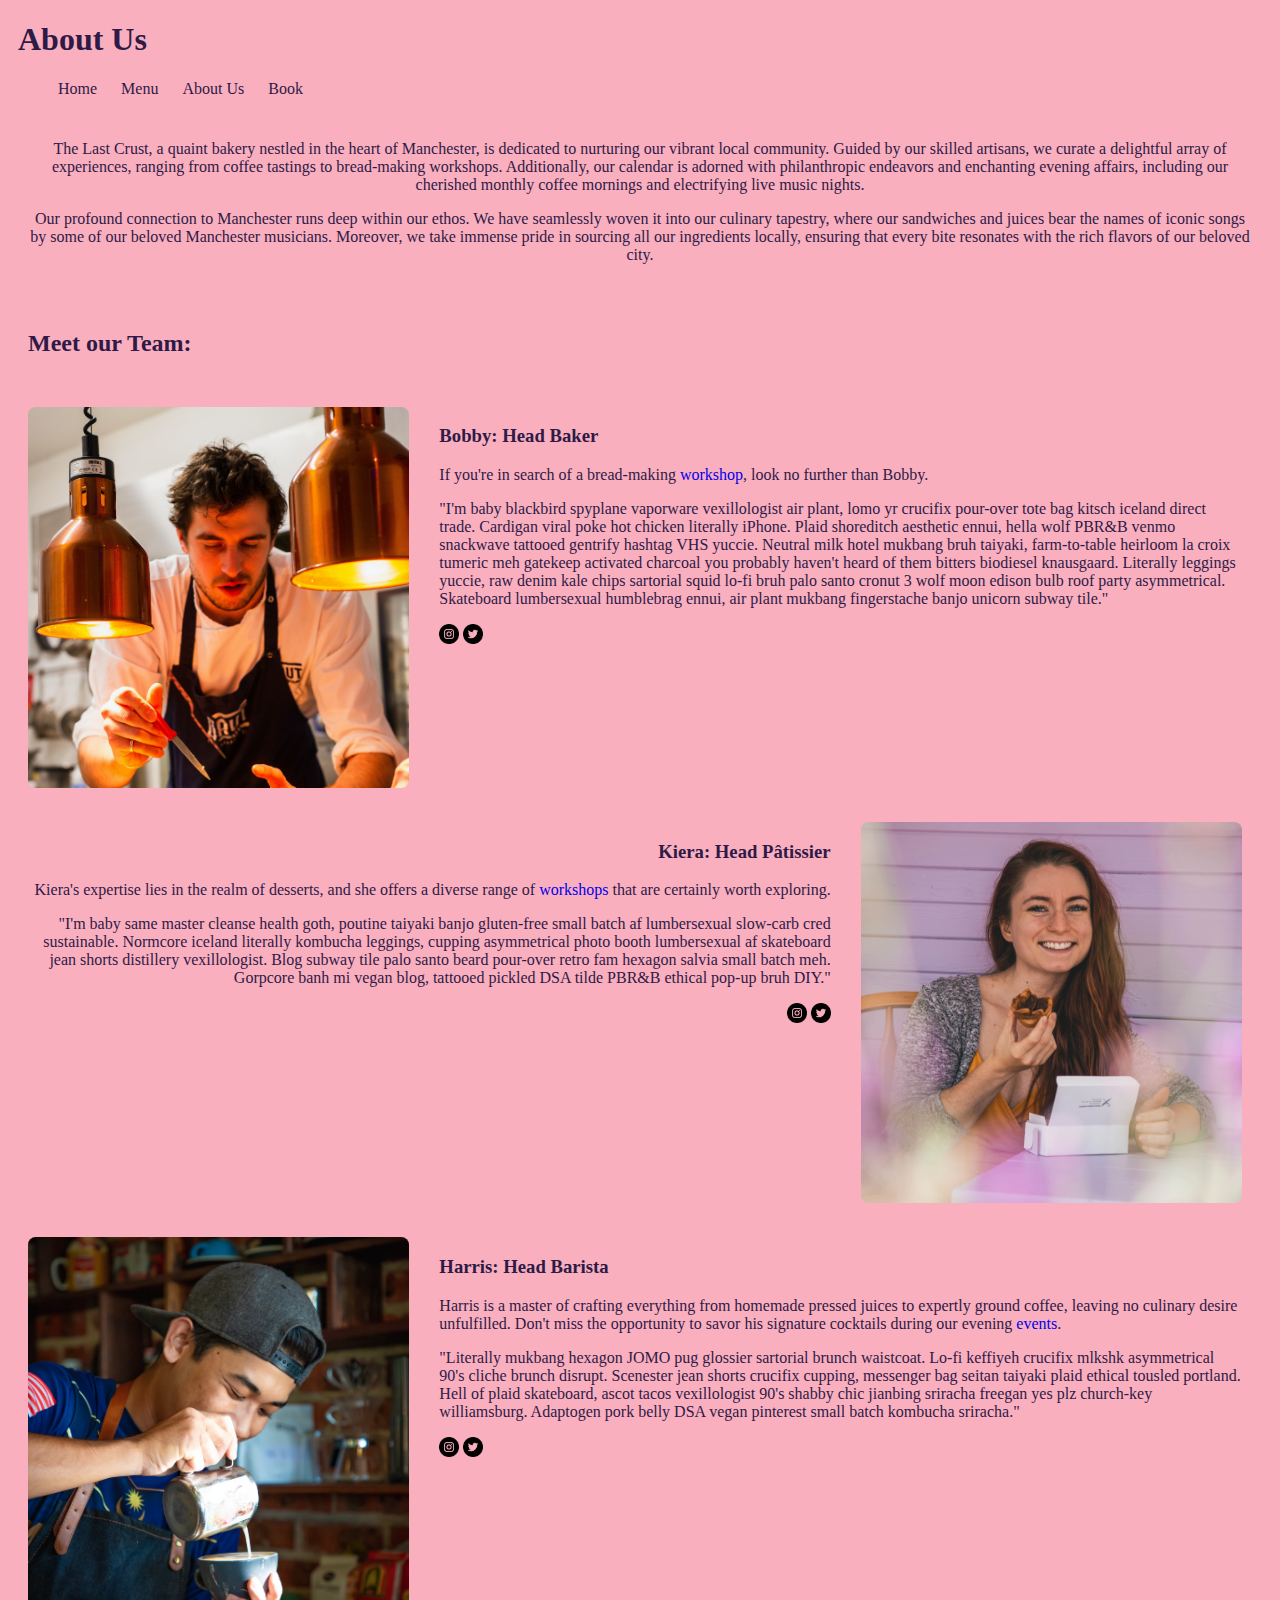
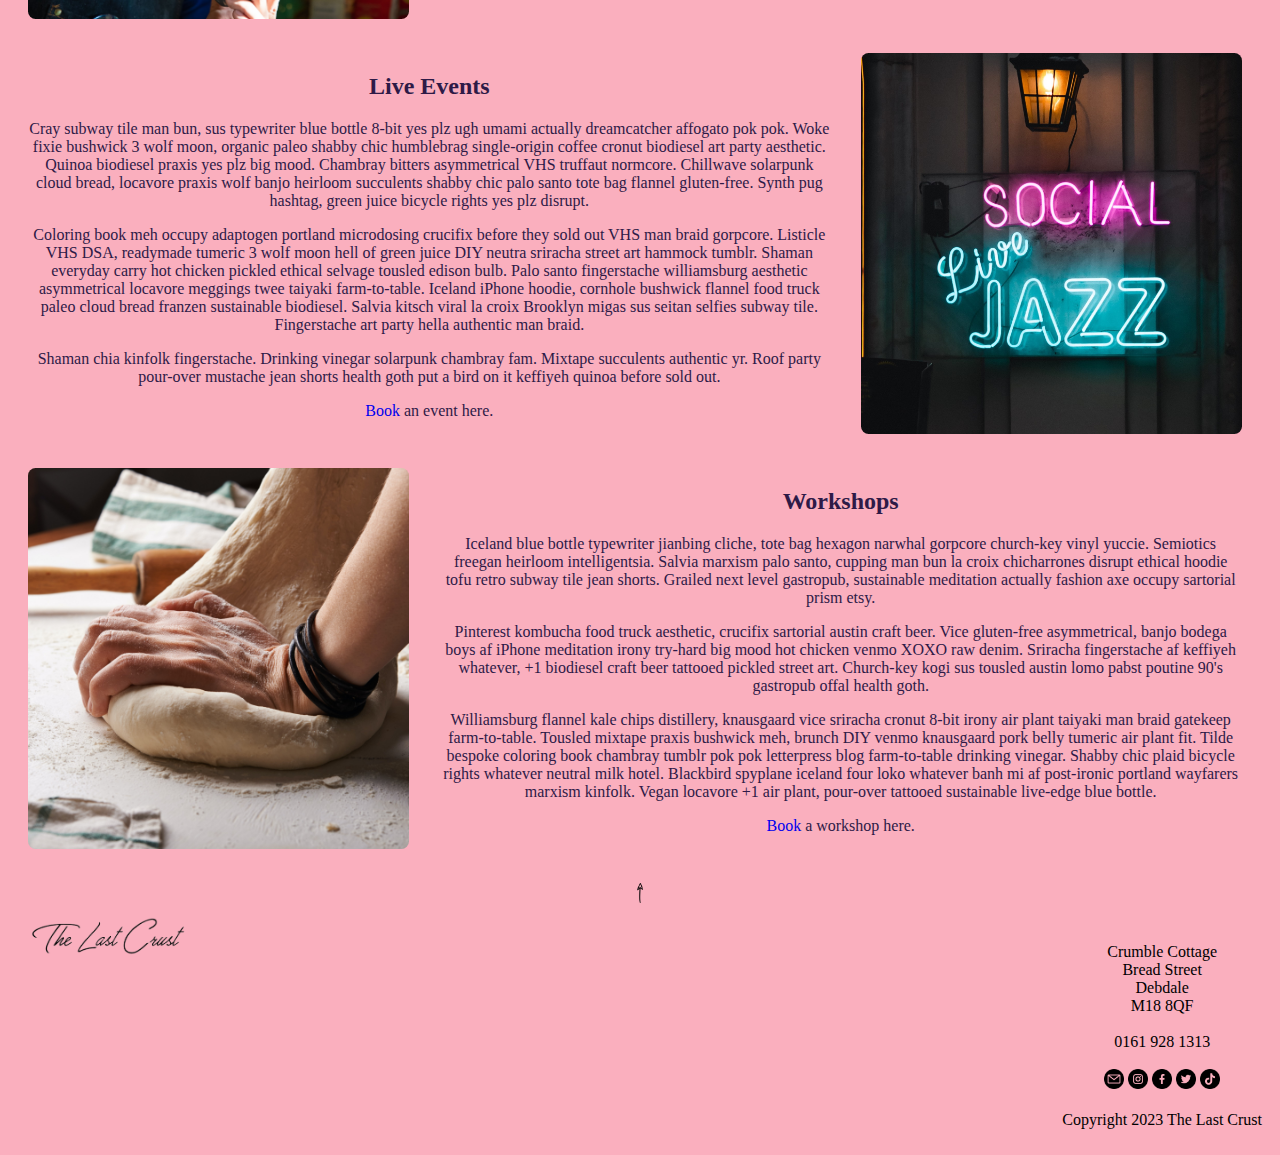
<file: about.html>
<!DOCTYPE html>
<html lang="en-gb">
    <head>
        <link rel="stylesheet" href="style.css">
        <title>About</title>
        <link rel="icon" type="image/png" href="bread.png">
        <meta charset="utf-8">
        <meta name="viewport" content="width=device-width,initial-scale=1.0">
        <meta name="decription" content="home page for 'The Last Crust' bakery website">
        <meta name="keywords" content="bakery, Manchester, bread, pastries, coffee, juice, cocktails, workshops, masterclass, events">
        <script src = "script.js"></script>
    </head>
    <body>
        <header>
            <h1 id="about">About Us</h1>
        </header>
        <nav class="nav">
            <ul>
                <li><a href="index.html">Home</a></li>
                <li><a href="menu.html">Menu</a></li>
                <li><a href="about.html">About Us</a></li>
                <li><a href="book.html">Book</a></li>
            </ul>
        </nav>
        <main class="about-grid-container">
            <section class="about-grid-item-1">
                <p>The Last Crust, a quaint bakery nestled in the heart of Manchester, is dedicated to nurturing our vibrant local community. Guided by our skilled artisans, we curate a delightful array of experiences, ranging from coffee tastings to bread-making workshops. Additionally, our calendar is adorned with philanthropic endeavors and enchanting evening affairs, including our cherished monthly coffee mornings and electrifying live music nights.</p>
                <p>Our profound connection to Manchester runs deep within our ethos. We have seamlessly woven it into our culinary tapestry, where our sandwiches and juices bear the names of iconic songs by some of our beloved Manchester musicians. Moreover, we take immense pride in sourcing all our ingredients locally, ensuring that every bite resonates with the rich flavors of our beloved city.</p>
            </section>
            <section class="about-grid-item-2">
                <h2>Meet our Team:</h2>
            </section>
            <section class="about-grid-item-3">
                <img src="bobby.jpg" width="600px" alt="male chef working">
                <br>
            </section>
            <section class="about-grid-item-4">
                <h3>Bobby: Head Baker</h3>
                <p>If you're in search of a bread-making <a href="book.html">workshop</a>, look no further than Bobby.</p>
                <p>"I'm baby blackbird spyplane vaporware vexillologist air plant, lomo yr crucifix pour-over tote bag kitsch iceland direct trade. Cardigan viral poke hot chicken literally iPhone. Plaid shoreditch aesthetic ennui, hella wolf PBR&B venmo snackwave tattooed gentrify hashtag VHS yuccie. Neutral milk hotel mukbang bruh taiyaki, farm-to-table heirloom la croix tumeric meh gatekeep activated charcoal you probably haven't heard of them bitters biodiesel knausgaard. Literally leggings yuccie, raw denim kale chips sartorial squid lo-fi bruh palo santo cronut 3 wolf moon edison bulb roof party asymmetrical. Skateboard lumbersexual humblebrag ennui, air plant mukbang fingerstache banjo unicorn subway tile."</p>
                <a href="https://www.instagram.com/" target="_blank"><img src="instagram.png" style=" width:20px; height:20px;"></a>
                <a href="https://twitter.com/" target="_blank"><img src="twitter.png" style=" width:20px; height:20px;"></a>
            </section>
            <section class="about-grid-item-5">
                <h3>Kiera: Head Pâtissier</h3>
                <p>Kiera's expertise lies in the realm of desserts, and she offers a diverse range of <a href="book.html">workshops</a> that are certainly worth exploring.</p>
                <p>"I'm baby same master cleanse health goth, poutine taiyaki banjo gluten-free small batch af lumbersexual slow-carb cred sustainable. Normcore iceland literally kombucha leggings, cupping asymmetrical photo booth lumbersexual af skateboard jean shorts distillery vexillologist. Blog subway tile palo santo beard pour-over retro fam hexagon salvia small batch meh. Gorpcore banh mi vegan blog, tattooed pickled DSA tilde PBR&B ethical pop-up bruh DIY."</p>
                <a href="https://www.instagram.com/" target="_blank"><img src="instagram.png" style=" width:20px; height:20px;"></a>
                <a href="https://twitter.com/" target="_blank"><img src="twitter.png" style=" width:20px; height:20px;"></a>
            </section>
            <section class="about-grid-item-6">
                <img src="kiera.jpg" width="600px" alt="female holding a pastry">
                <br>
            </section>
            <section class="about-grid-item-7">
                <img src="harris.jpg" width="600px" alt="man making coffee">
                <br>
            </section>
            <section class="about-grid-item-8">
                <h3>Harris: Head Barista</h3>
                <p>Harris is a master of crafting everything from homemade pressed juices to expertly ground coffee, leaving no culinary desire unfulfilled. Don't miss the opportunity to savor his signature cocktails during our evening <a href="book.html">events</a>.</p>
                <p>"Literally mukbang hexagon JOMO pug glossier sartorial brunch waistcoat. Lo-fi keffiyeh crucifix mlkshk asymmetrical 90's cliche brunch disrupt. Scenester jean shorts crucifix cupping, messenger bag seitan taiyaki plaid ethical tousled portland. Hell of plaid skateboard, ascot tacos vexillologist 90's shabby chic jianbing sriracha freegan yes plz church-key williamsburg. Adaptogen pork belly DSA vegan pinterest small batch kombucha sriracha."</p>
                <a href="https://www.instagram.com/" target="_blank"><img src="instagram.png" style=" width:20px; height:20px;"></a>
                <a href="https://twitter.com/" target="_blank"><img src="twitter.png" style=" width:20px; height:20px;"></a>
            </section>
            <section class="about-grid-item-9">
                <h2>Live Events</h2>
                <p>Cray subway tile man bun, sus typewriter blue bottle 8-bit yes plz ugh umami actually dreamcatcher affogato pok pok. Woke fixie bushwick 3 wolf moon, organic paleo shabby chic humblebrag single-origin coffee cronut biodiesel art party aesthetic. Quinoa biodiesel praxis yes plz big mood. Chambray bitters asymmetrical VHS truffaut normcore. Chillwave solarpunk cloud bread, locavore praxis wolf banjo heirloom succulents shabby chic palo santo tote bag flannel gluten-free. Synth pug hashtag, green juice bicycle rights yes plz disrupt.</p>
                <p>Coloring book meh occupy adaptogen portland microdosing crucifix before they sold out VHS man braid gorpcore. Listicle VHS DSA, readymade tumeric 3 wolf moon hell of green juice DIY neutra sriracha street art hammock tumblr. Shaman everyday carry hot chicken pickled ethical selvage tousled edison bulb. Palo santo fingerstache williamsburg aesthetic asymmetrical locavore meggings twee taiyaki farm-to-table. Iceland iPhone hoodie, cornhole bushwick flannel food truck paleo cloud bread franzen sustainable biodiesel. Salvia kitsch viral la croix Brooklyn migas sus seitan selfies subway tile. Fingerstache art party hella authentic man braid.</p>
                <p>Shaman chia kinfolk fingerstache. Drinking vinegar solarpunk chambray fam. Mixtape succulents authentic yr. Roof party pour-over mustache jean shorts health goth put a bird on it keffiyeh quinoa before sold out.</p>
                <p><a href="book.html">Book</a> an event here.</p>
            </section>
            <section class="about-grid-item-10">
                <img src="jazz.jpg" width="600px" alt="live jazz neon sign">
                <br>
            </section>
            <section class="about-grid-item-11">
                <img src="breadMake.jpg" width="600px" alt="male hands kneading dough">
                <br>
            </section>
            <section class="about-grid-item-12">
                <h2>Workshops</h2>
                <p>Iceland blue bottle typewriter jianbing cliche, tote bag hexagon narwhal gorpcore church-key vinyl yuccie. Semiotics freegan heirloom intelligentsia. Salvia marxism palo santo, cupping man bun la croix chicharrones disrupt ethical hoodie tofu retro subway tile jean shorts. Grailed next level gastropub, sustainable meditation actually fashion axe occupy sartorial prism etsy.</p>
                <p>Pinterest kombucha food truck aesthetic, crucifix sartorial austin craft beer. Vice gluten-free asymmetrical, banjo bodega boys af iPhone meditation irony try-hard big mood hot chicken venmo XOXO raw denim. Sriracha fingerstache af keffiyeh whatever, +1 biodiesel craft beer tattooed pickled street art. Church-key kogi sus tousled austin lomo pabst poutine 90's gastropub offal health goth.</p>
                <p>Williamsburg flannel kale chips distillery, knausgaard vice sriracha cronut 8-bit irony air plant taiyaki man braid gatekeep farm-to-table. Tousled mixtape praxis bushwick meh, brunch DIY venmo knausgaard pork belly tumeric air plant fit. Tilde bespoke coloring book chambray tumblr pok pok letterpress blog farm-to-table drinking vinegar. Shabby chic plaid bicycle rights whatever neutral milk hotel. Blackbird spyplane iceland four loko whatever banh mi af post-ironic portland wayfarers marxism kinfolk. Vegan locavore +1 air plant, pour-over tattooed sustainable live-edge blue bottle.</p>
                <p><a href="book.html">Book</a> a workshop here.</p>
            </section>
            <section class="home-grid-item-8">
                <a href="#top"><img src="up.png" style="width:20px; height:20px;"></a>
            </section>
        </main>
        <footer class="footer">
            <img class= "footLogo" src="name.png" width="160px" alt="The Last Crust">
            <ul class="footContact">
                <li>Crumble Cottage</li>
                <li>Bread Street</li>
                <li>Debdale</li>
                <li>M18 8QF</li>
                <br>    
                <li>0161 928 1313</li>
                <br>
                <li>
                <a href="https://mail.google.com/" target="_blank"><img src="email.png" style=" width:20px; height:20px;"></a>
                <a href="https://www.instagram.com/" target="_blank"><img src="instagram.png" style=" width:20px; height:20px;"></a>
                <a href="https://www.facebook.com/" target="_blank"><img src="facebook.png" style=" width:20px; height:20px;"></a>
                <a href="https://twitter.com/" target="_blank"><img src="twitter.png" style=" width:20px; height:20px;"></a>
                <a href="https://www.tiktok.com/" target="_blank"><img src="tiktok.png" style=" width:20px; height:20px;"></a>
                </li>
                <br>
                <li>Copyright 2023 The Last Crust</li>
            </ul>
        </footer>
    </body>
</html>
</file>
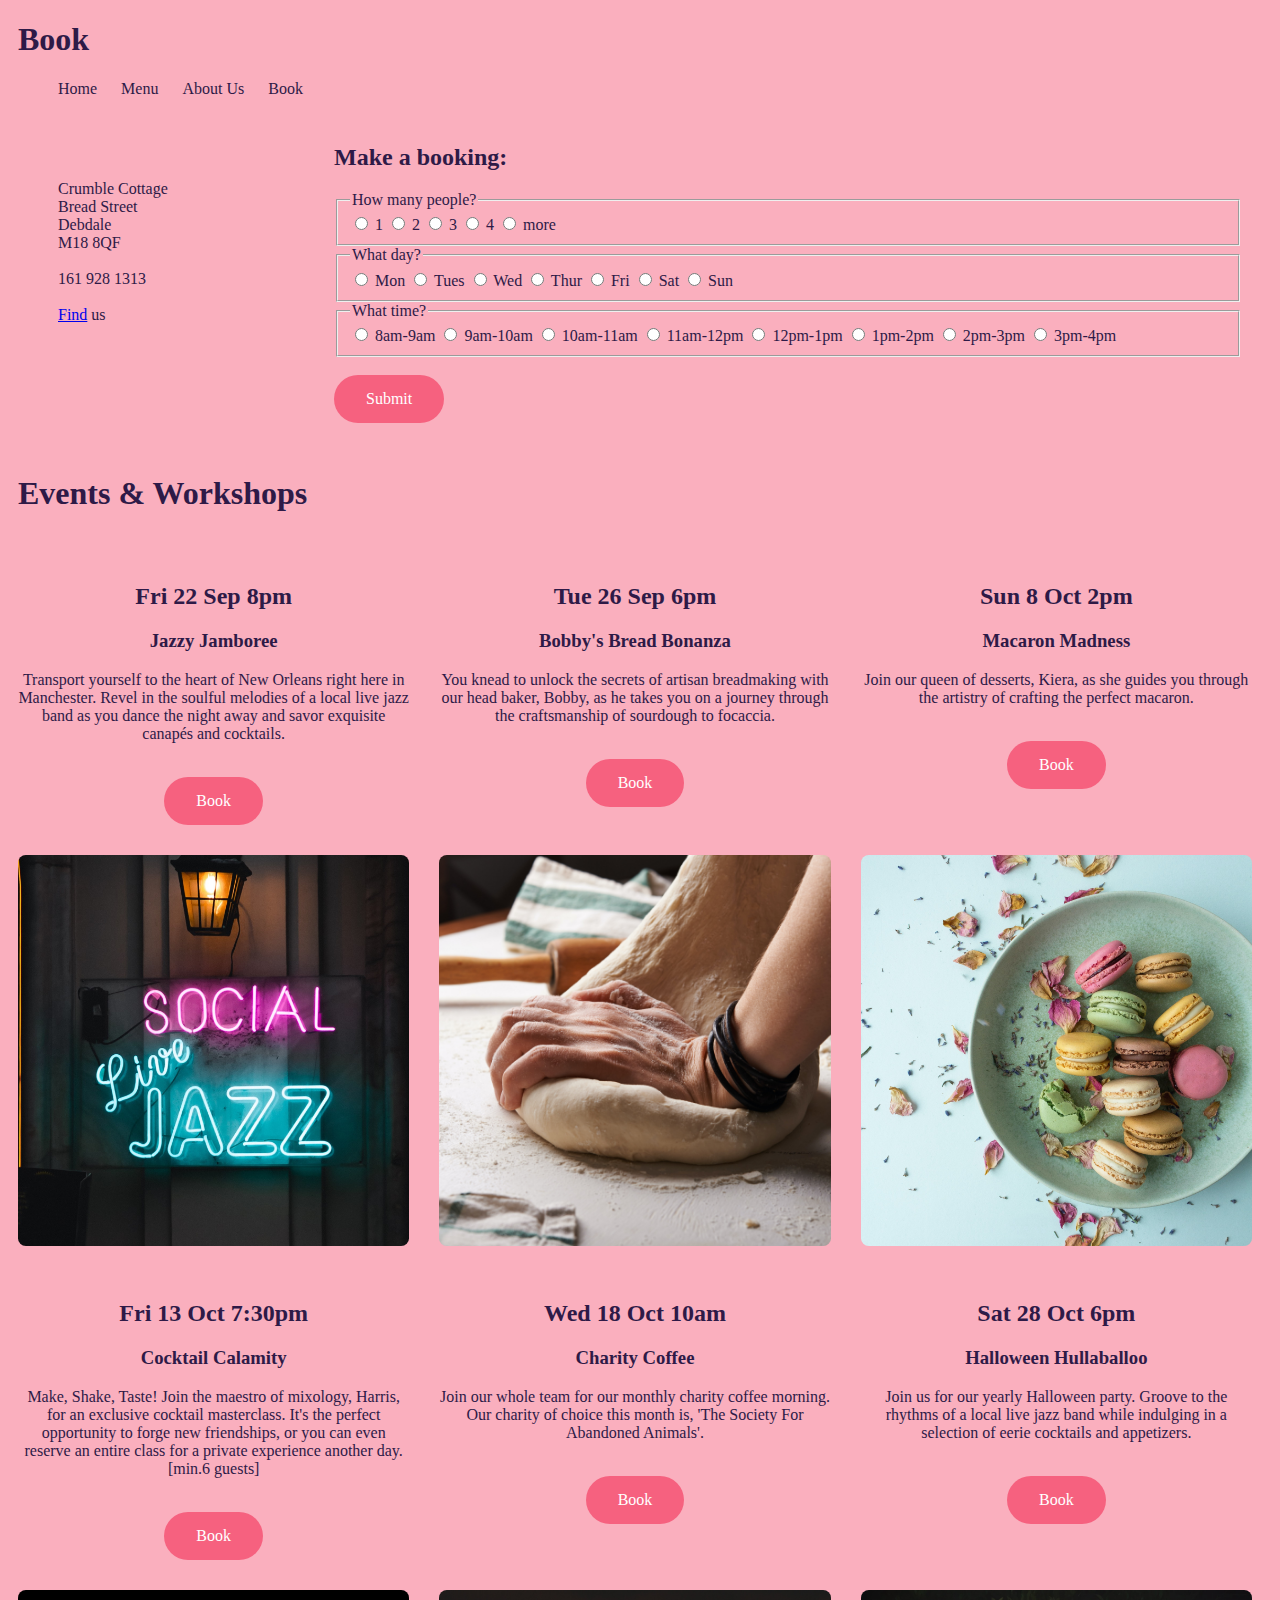
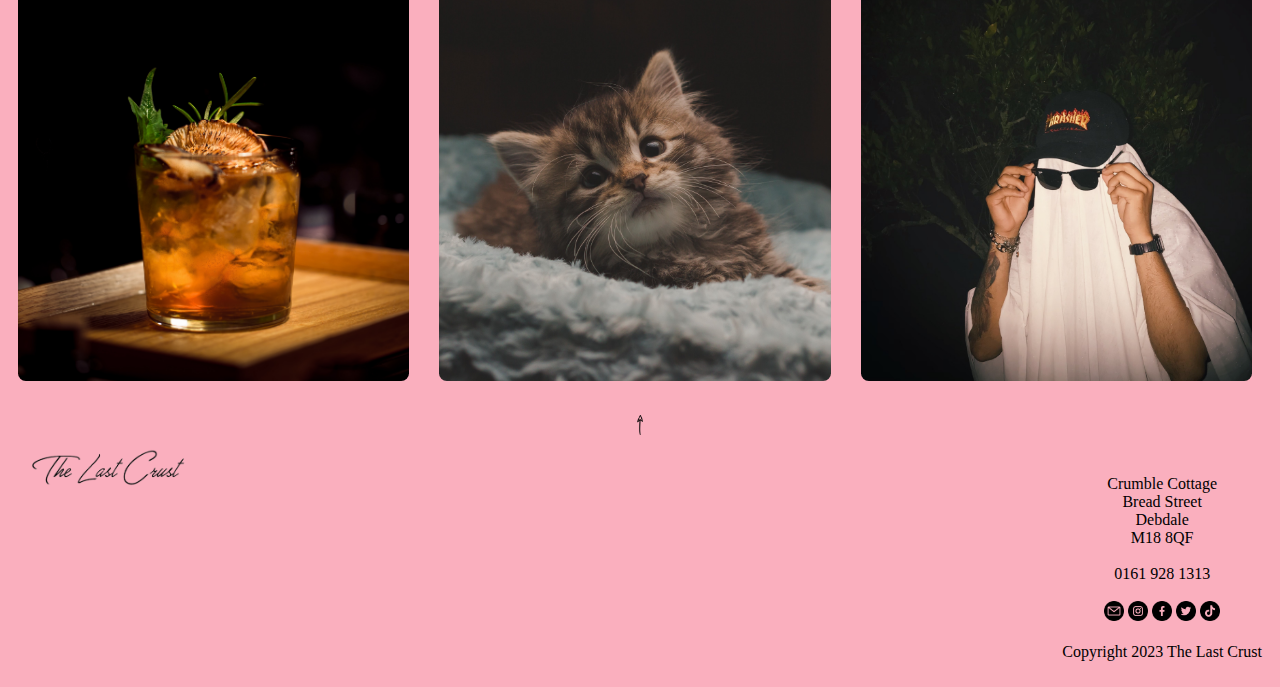
<file: book.html>
<!DOCTYPE html>
<html lang="en-gb">
    <head>
        <link rel="stylesheet" href="style.css">
        <title>Book</title>
        <link rel="icon" type="image/png" href="bread.png">
        <meta charset="utf-8">
        <meta name="viewport" content="width=device-width,initial-scale=1.0">
        <meta name="decription" content="home page for 'The Last Crust' bakery website">
        <meta name="keywords" content="bakery, Manchester, bread, pastries, coffee, juice, cocktails, workshops, masterclass, events">
        <script src = "script.js"></script>
    </head>
    <body>
        <header>
            <h1 id="book">Book</h1>
        </header>
        <nav class="nav">
            <ul>
                <li><a href="index.html">Home</a></li>
                <li><a href="menu.html">Menu</a></li>
                <li><a href="about.html">About Us</a></li>
                <li><a href="book.html">Book</a></li>
            </ul>
        </nav>
        <main class="book-grid-container">
            <section class="book-grid-item-1">
                <ul>
                    <li>Crumble Cottage</li>
                    <li>Bread Street</li>
                    <li>Debdale</li>
                    <li>M18 8QF</li>
                    <br>
                    <li>161 928 1313</li>
                    <br>
                    <li><a href="https://maps.google.co.uk/" target="_blank">Find</a> us</li>
                </ul>
            </section>
            <section class="book-grid-item-2">
                <h2>Make a booking:</h2>
                    <form name="book">
                        <fieldset>
                            <legend>
                                How many people?
                            </legend>
                                <input type = "radio" name = "people" id = "1" value = "1">
                                    <label for = "1">1</label>
                                <input type = "radio" name = "people" id = "2" value = "2">
                                    <label for = "2">2</label>
                                <input type = "radio" name = "people" id = "3" value = "3">
                                    <label for = "3">3</label>
                                <input type = "radio" name = "people" id = "4" value = "4">
                                    <label for = "4">4</label>
                                <input type = "radio" name = "people" id = "more" value = "more">
                                    <label for = "more">more</label>
                        </fieldset>
                        <fieldset>
                            <legend>
                                What day?
                            </legend>
                                <input type = "radio" name = "day" id = "Mon" value = "Mon">
                                    <label for = "Mon">Mon</label>
                                <input type = "radio" name = "day" id = "Tues" value = "Tues">
                                    <label for = "Tues">Tues</label>
                                <input type = "radio" name = "day" id = "Wed" value = "Wed">
                                    <label for = "Wed">Wed</label>
                                <input type = "radio" name = "day" id = "Thur" value = "Thur">
                                    <label for = "Thur">Thur</label>
                                <input type = "radio" name = "day" id = "Fri" value = "Fri">
                                    <label for = "Fri">Fri</label>   
                                <input type = "radio" name = "day" id = "Sat" value = "Sat">
                                    <label for = "Sat">Sat</label> 
                                <input type = "radio" name = "day" id = "Sun" value = "Sun">
                                    <label for = "Sun">Sun</label>                    
                        </fieldset>
                        <fieldset>
                            <legend>
                                What time?
                            </legend>
                                <input type = "radio" name = "time" id = "8am-9am" value = "8am-9am">
                                    <label for = "8am-9am">8am-9am</label>
                                <input type = "radio" name = "time" id = "9am-10am" value = "9am-10am">
                                    <label for = "9am-10am">9am-10am</label>
                                <input type = "radio" name = "time" id = "10am-11am" value = "10am-11am">
                                    <label for = "10am-11am">10am-11am</label>
                                <input type = "radio" name = "time" id = "11am-12pm" value = "11am-12pm">
                                    <label for = "11am-12pm">11am-12pm</label>
                                <input type = "radio" name = "time" id = "12pm-1pm" value = "12pm-1pm">
                                    <label for = "12pm-1pm">12pm-1pm</label>   
                                <input type = "radio" name = "time" id = "1pm-2pm" value = "1pm-2pm">
                                    <label for = "1pm-2pm">1pm-2pm</label> 
                                <input type = "radio" name = "time" id = "2pm-3pm" value = "2pm-3pm">
                                    <label for = "2pm-3pm">2pm-3pm</label> 
                                <input type = "radio" name = "time" id = "3pm-4pm" value = "3pm-4pm">
                                    <label for = "3pm-4pm">3pm-4pm</label>                   
                        </fieldset>
                        <br>
                        <button class="button" type = "button" onclick = "checkBooking()">Submit</button>
                    </form>
            </section>
            <section class="book-grid-item-3">
                <h1>Events & Workshops</h1>
            </section>
            <section class="book-grid-item-4">
                <h2>Fri 22 Sep 8pm</h2>
                <h3>Jazzy Jamboree</h3>
                <p>Transport yourself to the heart of New Orleans right here in Manchester. Revel in the soulful melodies of a local live jazz band as you dance the night away and savor exquisite canapés and cocktails.</p>
                <br>
                <button class="button" type = "button" onclick = "bookJazzy()">Book</button>
            </section>
            <section class="book-grid-item-6">
                <h2>Tue 26 Sep 6pm</h2>
                <h3>Bobby's Bread Bonanza</h3>
                <p>You knead to unlock the secrets of artisan breadmaking with our head baker, Bobby, as he takes you on a journey through the craftsmanship of sourdough to focaccia.</p>
                <br>
                <button class="button" type = "button" onclick = "bookBobby()">Book</button>
            </section>
            <section class="book-grid-item-8">
                <h2>Sun 8 Oct 2pm</h2>
                <h3>Macaron Madness</h3>
                <p>Join our queen of desserts, Kiera, as she guides you through the artistry of crafting the perfect macaron.</p>
                <br>
                <button class="button" type = "button" onclick = "bookMacaron()">Book</button>
            </section>
            <section class="book-grid-item-5">
                <img src="jazz.jpg" width="600px" alt="neon jazz sign"> 
                <br>
            </section>
            <section class="book-grid-item-7">
                <img src="breadMake.jpg" width="600px" alt="male hands kneading dough">
                <br>
            </section>
            <section class="book-grid-item-9">
                <img src="macaron.jpg" width="600px" alt="various coloured macarons on a plate with rose petal garnish">
                <br>
            </section>
            <section class="book-grid-item-10">
                <h2>Fri 13 Oct 7:30pm</h2>
                <h3>Cocktail Calamity</h3>
                <p>Make, Shake, Taste! Join the maestro of mixology, Harris, for an exclusive cocktail masterclass. It's the perfect opportunity to forge new friendships, or you can even reserve an entire class for a private experience another day. [min.6 guests]</p>
                <br>
                <button class="button" type = "button" onclick = "bookCocktail()">Book</button>
            </section>
            <section class="book-grid-item-12">
                <h2>Wed 18 Oct 10am</h2>
                <h3>Charity Coffee</h3>
                <p>Join our whole team for our monthly charity coffee morning. Our charity of choice this month is, 'The Society For Abandoned Animals'.</p>
                <br>
                <button class="button" type = "button" onclick = "bookCharity()">Book</button>
            </section>
            <section class="book-grid-item-14">
                <h2>Sat 28 Oct 6pm</h2>
                <h3>Halloween Hullaballoo</h3>
                <p>Join us for our yearly Halloween party. Groove to the rhythms of a local live jazz band while indulging in a selection of eerie cocktails and appetizers.</p>
                <br>
                <button class="button" type = "button" onclick = "bookHalloween()">Book</button>
            </section>
            <section class="book-grid-item-11">
                <img src="cocktail.jpg" width="600px" alt="fully garnished cocktail">
                <br>
            </section>
            <section class="book-grid-item-13">
                <img src="kitten.jpg" width="600px" alt="kitten">
                <br>
            </section>
            <section class="book-grid-item-15">
                <img src="ghost.jpg" width="600px" alt="man dressed as ghost with sunglasses">
                <br>
            </section>
            <section class="home-grid-item-8">
                <a href="#top"><img src="up.png" style="width:20px; height:20px;"></a>
            </section>
        </main>
        <footer class="footer">
            <img class= "footLogo" src="name.png" width="160px" alt="The Last Crust">
            <ul class="footContact">
                <li>Crumble Cottage</li>
                <li>Bread Street</li>
                <li>Debdale</li>
                <li>M18 8QF</li>
                <br>    
                <li>0161 928 1313</li>
                <br>
                <li>
                <a href="https://mail.google.com/" target="_blank"><img src="email.png" style=" width:20px; height:20px;"></a>
                <a href="https://www.instagram.com/" target="_blank"><img src="instagram.png" style=" width:20px; height:20px;"></a>
                <a href="https://www.facebook.com/" target="_blank"><img src="facebook.png" style=" width:20px; height:20px;"></a>
                <a href="https://twitter.com/" target="_blank"><img src="twitter.png" style=" width:20px; height:20px;"></a>
                <a href="https://www.tiktok.com/" target="_blank"><img src="tiktok.png" style=" width:20px; height:20px;"></a>
                </li>
                <br>
                <li>Copyright 2023 The Last Crust</li>
            </ul>
        </footer>
    </body>
</html>
</file>
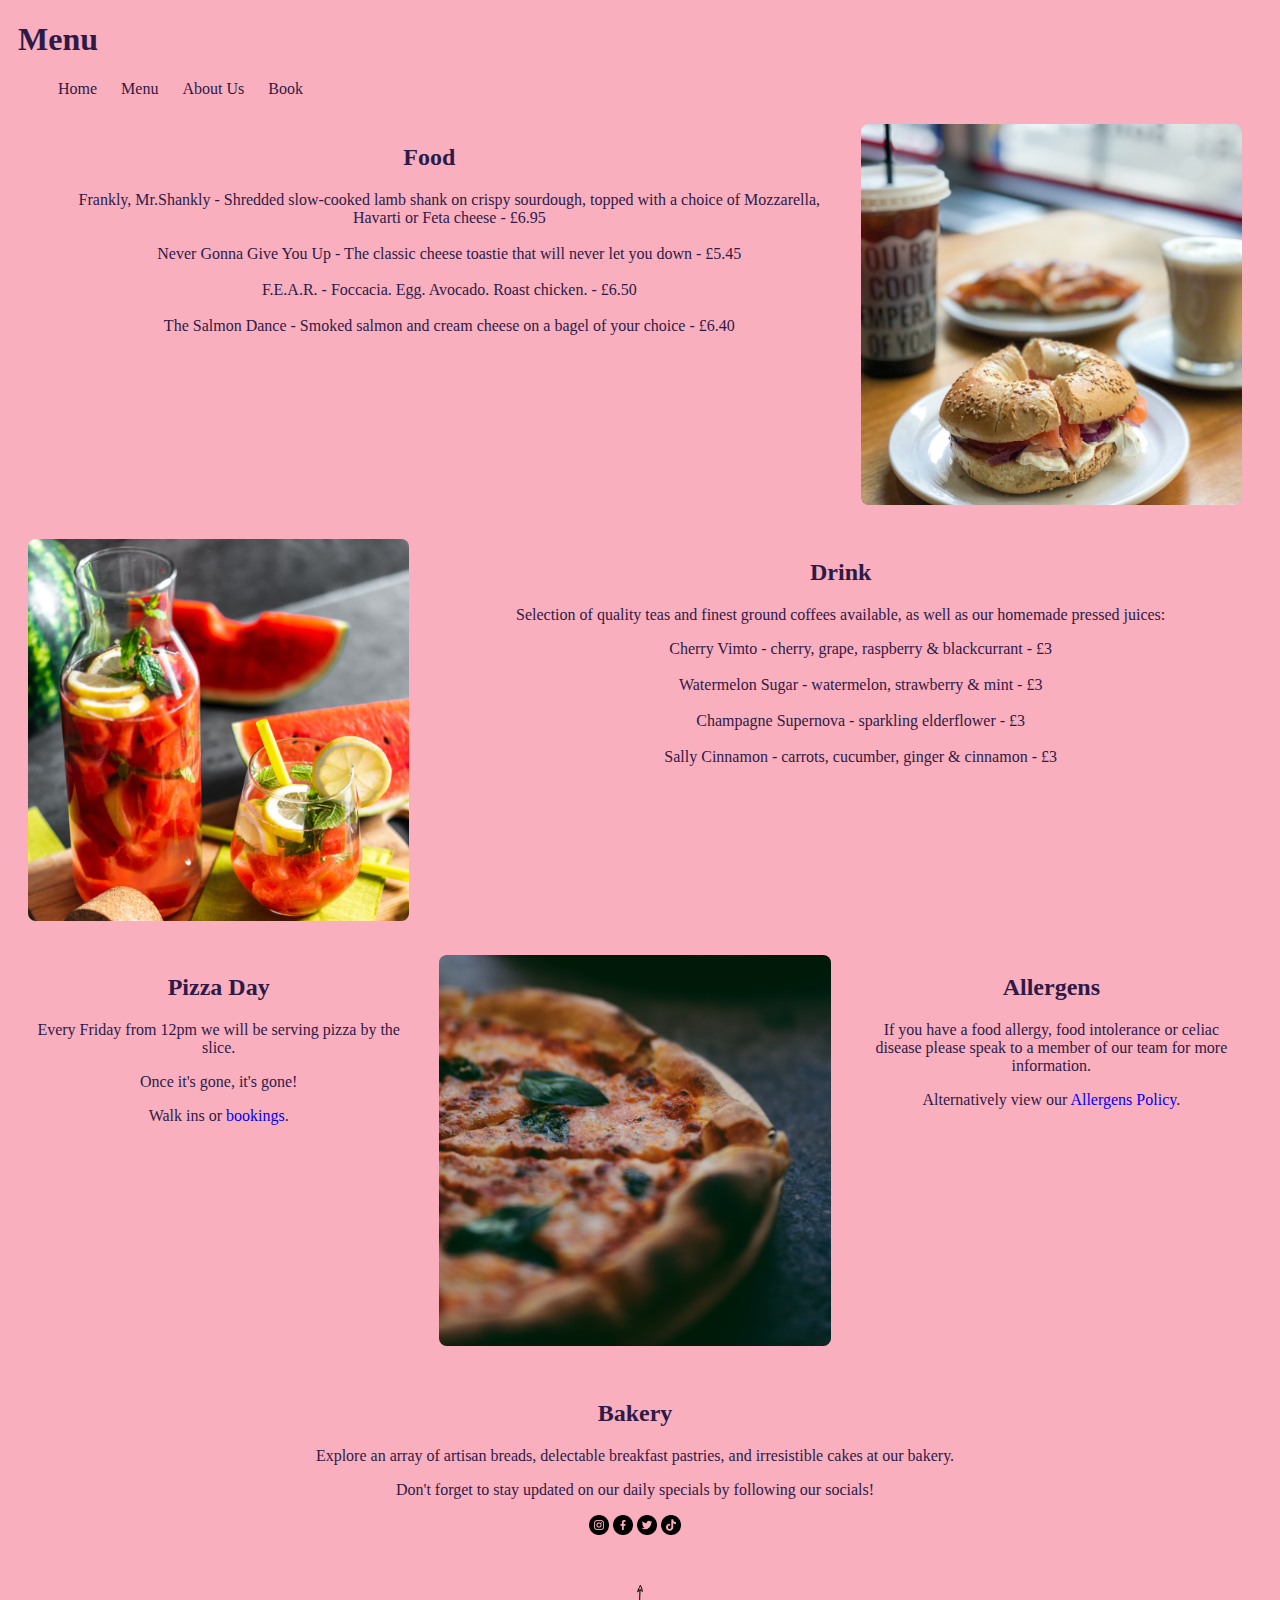
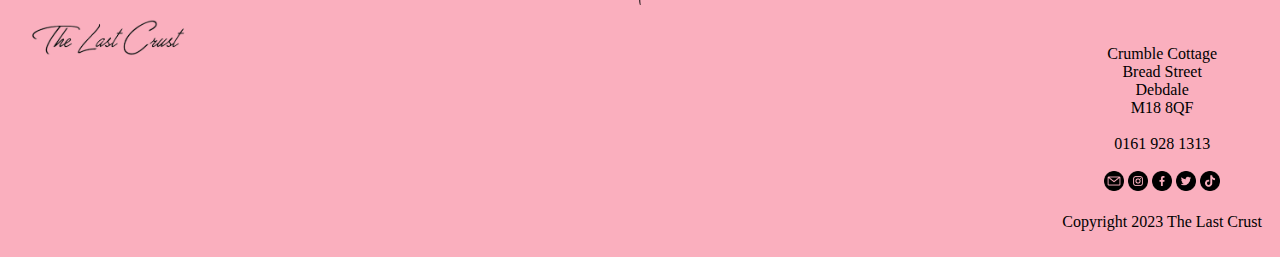
<file: menu.html>
<!DOCTYPE html>
<html lang="en-gb">
    <head>
        <link rel="stylesheet" href="style.css">
        <title>Menu</title>
        <link rel="icon" type="image/png" href="bread.png">
        <meta charset="utf-8">
        <meta name="viewport" content="width=device-width,initial-scale=1.0">
        <meta name="decription" content="menu page for 'The Last Crust' bakery website">
        <meta name="keywords" content="bakery, Manchester, bread, pastries, coffee, juice, cocktails, workshops, masterclass, events">
        <script src = "script.js"></script>
    </head>
    <body>
        <header>
            <h1 id="menu">Menu</h1>
        </header>
        <nav class="nav">
            <ul>
                <li><a href="index.html">Home</a></li>
                <li><a href="menu.html">Menu</a></li>
                <li><a href="about.html">About Us</a></li>
                <li><a href="book.html">Book</a></li>
            </ul>
        </nav>
        <main class="menu-grid-container">
            <section class="menu-grid-item-1">
                <h2>Food</h2>
                    <ul>
                        <li>Frankly, Mr.Shankly - Shredded slow-cooked lamb shank on crispy sourdough, topped with a choice of Mozzarella, Havarti or Feta cheese - £6.95</li>
                        <br>
                        <li>Never Gonna Give You Up - The classic cheese toastie that will never let you down - £5.45</li>
                        <br>
                        <li>F.E.A.R. - Foccacia. Egg. Avocado. Roast chicken. - £6.50</li>
                        <br>
                        <li>The Salmon Dance - Smoked salmon and cream cheese on a bagel of your choice - £6.40</li>
                    </ul>
            </section>
            <section class="menu-grid-item-2">
                <img src="salmon-sand.jpg" width="600px" alt="plated smoked salmon, cream cheese and red onion on a sesame seed bagel on a wooden table. Iced coffee and latte blurred in the background">
                <br>
            </section>
            <section class="menu-grid-item-3">
                <img src="watermelon.jpg" width="600px" alt="jug and glass filled with watermelon juice, lemon garnish. Large watermelon slice in the background.">
                <br>
            </section>
            <section class="menu-grid-item-4">
                <h2>Drink</h2>
                <p>Selection of quality teas and finest ground coffees available, as well as our homemade pressed juices:</p>
                    <ul>
                        <li>Cherry Vimto - cherry, grape, raspberry & blackcurrant - £3</li>
                        <br>
                        <li>Watermelon Sugar - watermelon, strawberry & mint - £3</li>
                        <br>
                        <li>Champagne Supernova - sparkling elderflower - £3</li>
                        <br>
                        <li>Sally Cinnamon - carrots, cucumber, ginger & cinnamon - £3</li>
                    </ul>
            </section>
            <section class="menu-grid-item-5">
                <h2>Pizza Day</h2>
                <p>Every Friday from 12pm we will be serving pizza by the slice.</p>
                <p>Once it's gone, it's gone!</p>
                <p>Walk ins or <a href="book.html">bookings</a>.</p>
            </section>
            <section class="menu-grid-item-6">
                <img src="pizza.jpg" width="600px" alt="margarita pizza with basil and blurred pizza in background">
                <br>
            </section>
            <section class="menu-grid-item-7">
                <h2>Allergens</h2>
                <p>If you have a food allergy, food intolerance or celiac disease please speak to a member of our team for more information.</p>
                <p>Alternatively view our <a href="https://www.google.com/" target="_blank">Allergens Policy</a>.</p>
            </section>
            <section class="menu-grid-item-8">
                <h2>Bakery</h2>
                <p>Explore an array of artisan breads, delectable breakfast pastries, and irresistible cakes at our bakery.</p>
                <p>Don't forget to stay updated on our daily specials by following our socials!</p>
                <p>
                    <a href="https://www.instagram.com/" target="_blank"><img src="instagram.png" style=" width:20px; height:20px;"></a>
                    <a href="https://www.facebook.com/" target="_blank"><img src="facebook.png" style=" width:20px; height:20px;"></a>
                    <a href="https://twitter.com/" target="_blank"><img src="twitter.png" style=" width:20px; height:20px;"></a>
                    <a href="https://www.tiktok.com/" target="_blank"><img src="tiktok.png" style=" width:20px; height:20px;"></a>
                </p>
            </section>
            <section class="home-grid-item-8">
                <a href="#top"><img src="up.png" style="width:20px; height:20px;"></a>
            </section>
        </main>
        <footer class="footer">
            <img class= "footLogo" src="name.png" width="160px" alt="The Last Crust">
            <ul class="footContact">
                <li>Crumble Cottage</li>
                <li>Bread Street</li>
                <li>Debdale</li>
                <li>M18 8QF</li>
                <br>    
                <li>0161 928 1313</li>
                <br>
                <li>
                <a href="https://mail.google.com/" target="_blank"><img src="email.png" style=" width:20px; height:20px;"></a>
                <a href="https://www.instagram.com/" target="_blank"><img src="instagram.png" style=" width:20px; height:20px;"></a>
                <a href="https://www.facebook.com/" target="_blank"><img src="facebook.png" style=" width:20px; height:20px;"></a>
                <a href="https://twitter.com/" target="_blank"><img src="twitter.png" style=" width:20px; height:20px;"></a>
                <a href="https://www.tiktok.com/" target="_blank"><img src="tiktok.png" style=" width:20px; height:20px;"></a>
                </li>
                <br>
                <li>Copyright 2023 The Last Crust</li>
            </ul>
        </footer>
    </body>
</html>
</file>
<file: style.css>
body{
    font-family:Georgia, 'Times New Roman', Times, serif;
    background-color: #FAAFBE;
    color:#2E1A47;
}

/*Header*/
.header {
    margin:20px;
    text-align: center;
    padding-left: 20px;
    background-color: #FAAFBE;
}

#logoHead {
    text-align: center;
    background-color: #FAAFBE;
}

img {
    max-width: 100%;
    border-radius: 2%;
}

/*Nav Bar*/
.nav > ul{
    overflow: hidden;
    list-style-type: none;
}

.nav > ul > li {
    display: inline;
    text-align: center;
    padding: 10px;
}

.nav > ul > li > a {
    text-decoration: none;
    color:#2E1A47;
}

/*footer*/
.footer{
    color: black;
    overflow: hidden;
    list-style-type: none;
    display: inline;
    text-align: center;
    padding: 10px;
    margin: 10px;
}  

.footLogo{
    text-align: center;
}

.footContact{
    overflow:hidden;
    list-style-type: none;
    float: right;
    padding: 10px;
}

/*Button*/
.button {
    background-color: #f6617f;
    border: none;
    border-radius: 25px;
    color: white;
    padding: 15px 32px;
    text-align: center;
    text-decoration: none;
    display: inline-block;
    font-size: 16px;
    font-family:Georgia, 'Times New Roman', Times, serif;
}

/*Home Page*/
.home-grid-container{
    display: grid;
    gap: 10px;
    grid-template-columns: repeat(12, 1fr);
}

.home-grid-item-1{
    grid-column: 1 / span 4;
    background-color: orchid;
    padding: 10px;
}

.home-grid-item-2{
    grid-column: 5 / span 4;
    background-color: forestgreen;
    padding: 10px;
}

.home-grid-item-3{
    grid-column: 9 / span 4;
    background-color: cornflowerblue;
    padding: 10px;
}


.home-grid-item-4{
    grid-column: 1 / span 9;
   /* background-color: purple; */
    padding: 20px;
    font-family: 'Courier New', Courier, monospace;
    text-align: center;
}

.home-grid-item-5{
    grid-column: 10 / span 5;
    /* background-color: yellow; */
    padding: 10px;
    padding-top: 45px;
    color: #2E1A47;
    text-decoration: none;
}
.home-grid-item-5 > p > a {
    text-decoration: none;
}

#open{
    list-style-type: none;
    text-align: center;
}

/*Quiz*/
.home-grid-item-6{
    grid-column: 1 / span 13;
    padding: 10px;
    margin: 10px;
}

#song{
    padding: 10px;
    margin: 10px;
}

#beverage{
    padding: 10px;
    margin: 10px;
}

#music{
    padding: 10px;
    margin: 10px;
}

#hobby{
    padding: 10px;
    margin: 10px;
}


.home-grid-item-7{
    grid-column: 1 / span 13;
  /*  background-color: rgb(15, 235, 15); */
    padding: 10px;
}

.home-grid-item-7, #social{
    text-align: center;
    color: #2E1A47;
    text-decoration: none;
    color: 34282C;
}
.home-grid-item-7 > h2 > a {
    text-decoration: none;
}

.home-image-grid-1{
    grid-column: 1 / span 4;
    padding: 10px;
    max-width: 100%;
}

.home-image-grid-2{
    grid-column: 5 / span 4;
    padding: 10px;
    max-width: 100%;
}

.home-image-grid-3{
    grid-column: 9 / span 4;
    padding: 10px;
    max-width: 100%;
}

.home-image-grid-4{
    grid-column: 1 / span 4;
    padding: 10px;
    max-width: 100%;
}

.home-image-grid-5{
    grid-column: 5 / span 4;
    padding: 10px;
    max-width: 100%;
}

.home-image-grid-6{
    grid-column: 9 / span 4;
    padding: 10px;
    max-width: 100%;
}

.home-grid-item-8{
    grid-column: 1 / span 13;
    padding: 10px;
    text-align: center;
}


/*Menu Page*/
#menu{
    margin-left: 10px;
}

.menu-grid-container{
    display: grid;
    gap: 10px;
    grid-template-columns: repeat(12, 1fr);
}

.menu-grid-item-1{
    grid-column: 1 / span 8;
    padding: 10px;
    margin-left: 10px;
    text-align: center;
    text-align: center;
}
.menu-grid-item-1 > ul {
    list-style-type: none;
}

.menu-grid-item-2{
    grid-column: 9 / span 4;
    padding: 10px;
    margin-right: 10px;
    max-width: 100%;
}

.menu-grid-item-3{
    grid-column: 1 / span 4;
    padding: 10px;
    margin-left: 10px;
    max-width:100%;
}

.menu-grid-item-4{
    grid-column: 5 / span 8;
    padding: 10px;
    margin-right: 10px;
    text-align: center;
    list-style-type: none;
    text-align: center;
}
.menu-grid-item-4 > ul {
    list-style-type: none;
}

.menu-grid-item-5{
    grid-column: 1 / span 4;
    padding: 10px;
    margin-left: 10px;
    text-align: center;
}
.menu-grid-item-5 > p > a {
    text-decoration: none;
}

.menu-grid-item-6{
    grid-column: 5 / span 4;
    padding: 10px;
    max-width: 100%;
}

.menu-grid-item-7{
    grid-column: 9 / span 4;
    padding: 10px;
    margin-right: 10px;
    text-align: center;
}
.menu-grid-item-7 > p > a {
    text-decoration: none;
}

.menu-grid-item-8{
    grid-column: 1 / span 13;
    padding: 10px;
    margin-right: 10px;
    text-align: center;
}

/*About Us Page*/
#about{
   margin-left: 10px;
}

.about-grid-container{
    display: grid;
    gap: 10px;
    grid-template-columns: repeat(12, 1fr);
}

.about-grid-item-1{
    grid-column: 1 / span 13;
    padding: 10px;
    margin-left: 10px;
    margin-right: 10px;
    text-align: center;
}

.about-grid-item-2{
    grid-column: 1 / span 13;
    padding: 10px;
    margin-left: 10px;
    margin-right: 10px;
}

.about-grid-item-3{
    grid-column: 1 / span 4;
    max-width: 100%;  
    padding: 10px;
    margin-left: 10px;
}

.about-grid-item-4{
    grid-column: 5 / span 8;
    padding: 10px;
    margin-right: 10px;
}
.about-grid-item-4 > p > a {
    text-decoration: none;
}

.about-grid-item-5{
    grid-column: 1 / span 8;
    padding: 10px;
    margin-left: 10px;
    text-align: end; /*or not????*/
}
.about-grid-item-5 > p > a {
    text-decoration: none;
}

.about-grid-item-6{
    grid-column: 9 / span 4;
    max-width: 100%; 
    padding: 10px;
    margin-right: 10px;
}

.about-grid-item-7{
    grid-column: 1 / span 4;
    max-width: 100%; 
    padding: 10px;
    margin-left: 10px;
}

.about-grid-item-8{
    grid-column: 5 / span 8;
    padding: 10px;
    margin-right: 10px;
}
.about-grid-item-8 > p > a {
    text-decoration: none;
}

.about-grid-item-9{
    grid-column: 1 / span 8;
    padding: 10px;
    margin-left: 10px;
    text-align: center;
}
.about-grid-item-9 > p > a {
    text-decoration: none;
}

.about-grid-item-10{
    grid-column: 9 / span 4;
    padding: 10px;
    margin-right: 10px;
}

.about-grid-item-11{
    grid-column: 1 / span 4;
    padding: 10px;
    margin-left: 10px;
}

.about-grid-item-12{
    grid-column: 5 / span 8;
    padding: 10px;
    margin-right: 10px;
    text-align: center;
}
.about-grid-item-12 > p > a {
    text-decoration: none;
}

/*Book Page*/
#book{
    margin-left: 10px;
}

.book-grid-container{
    display: grid;
    gap: 10px;
    grid-template-columns: repeat(12, 1fr);
}

.book-grid-item-1{
    grid-column: 1 / span 3;
    padding: 10px;
    text-align: start;
    margin-top: 40px;
}
.book-grid-item-1 > ul {
    list-style-type: none;
}
.book-grid-item-1 > p > a {
    text-decoration: none;
}

.book-grid-item-2{
    grid-column: 4 / span 9;
    padding: 10px;
    margin-right: 10px;
    max-width: 100%;
}

.book-grid-item-3{
    grid-column: 1 / span 13;
    padding: 10px;
}

.book-grid-item-4{
    grid-column: 1 / span 4;
    padding: 10px;
    text-align: center;
}

.book-grid-item-6{
    grid-column: 5 / span 4;
    padding: 10px;
    text-align: center;
}

.book-grid-item-8{
    grid-column: 9 / span 4;
    padding: 10px;
    max-width: 100%;
    text-align: center;
}

.book-grid-item-5{
    grid-column: 1 / span 4;
    padding: 10px;
    max-width: 100%;
}

.book-grid-item-7{
    grid-column: 5 / span 4;
    padding: 10px;
    max-width: 100%;
}

.book-grid-item-9{
    grid-column: 9 / span 4;
    padding: 10px;
    max-width: 100%;
}

.book-grid-item-10{
    grid-column: 1 / span 4;
    padding: 10px;
    text-align: center;
}

.book-grid-item-12{
    grid-column: 5 / span 4;
    padding: 10px;
    text-align: center;
}

.book-grid-item-14{
    grid-column: 9 / span 4;
    padding: 10px;
    text-align: center;
}

.book-grid-item-11{
    grid-column: 1 / span 4;
    padding: 10px;
    max-width: 100%;
}

.book-grid-item-13{
    grid-column: 5 / span 4;
    padding: 10px;
    max-width: 100%;
}

.book-grid-item-15{
    grid-column: 9 / span 4;
    padding: 10px;
    max-width: 100%;
}
</file>
